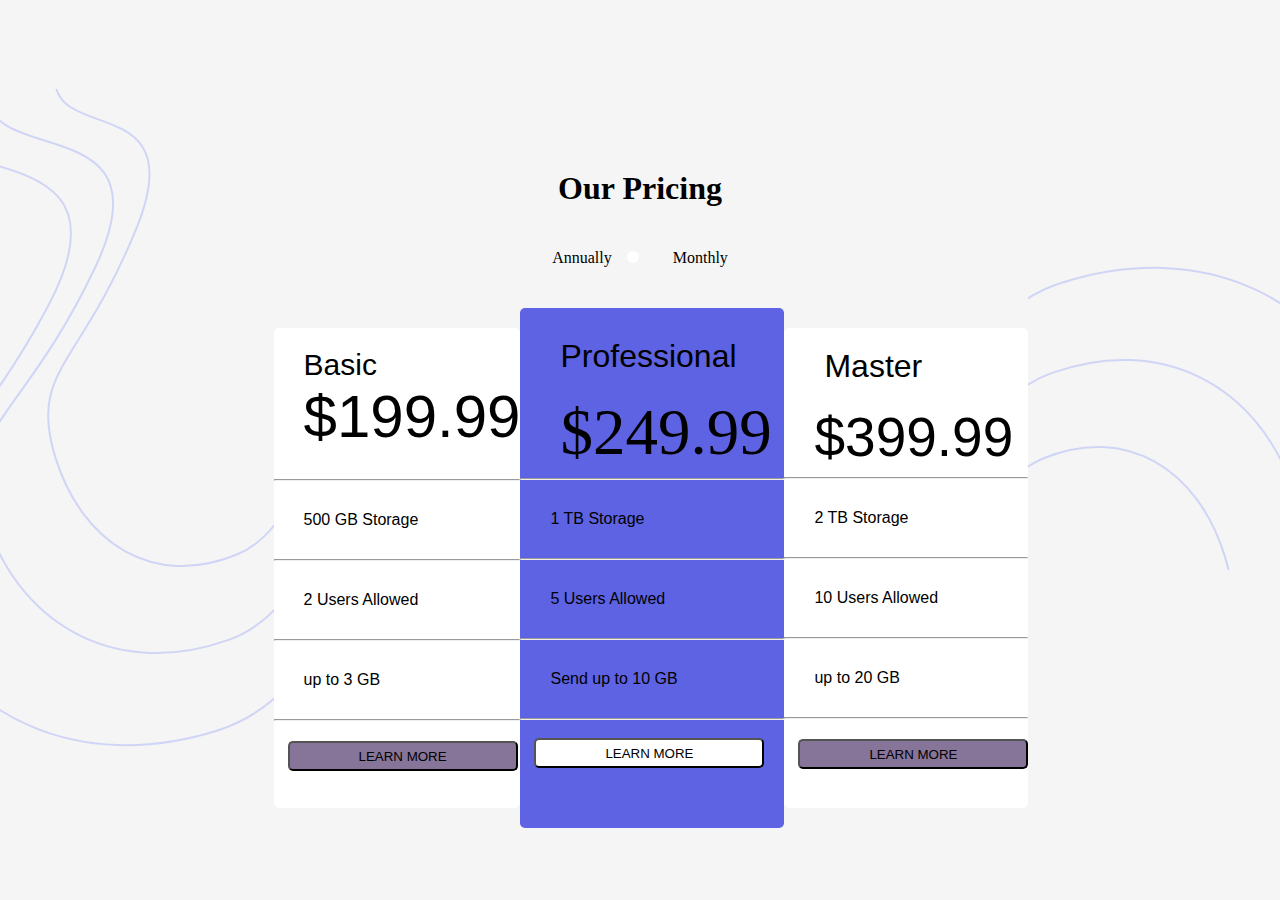
<file: Pricing/index.html>
<!DOCTYPE html>
<html lang="en">
<head>
  <link rel="stylesheet" href="index.css">
  <meta charset="UTF-8">
  <meta name="viewport" content="width=device-width, initial-scale=1.0"> <!-- displays site properly based on user's device -->

  <link rel="icon" type="image/png" sizes="32x32" href="./images/favicon-32x32.png">
  
  <title>Frontend Mentor | [Challenge Name Here]</title>

  <!-- Feel free to remove these styles or customise in your own stylesheet 👍 -->
  <style>
    .attribution { font-size: 11px; text-align: center; }
    .attribution a { color: hsl(228, 45%, 44%); }
    
 
  </style>
</head>
<body>
    


  <img src="images/bg-top.svg">
    <h1>Our Pricing</h1>
    <div class="Annually">
 
  <label class="toogle-switch">
    Annually
    
    <input type ="checkbox" class="checkbox">
    <span class="slider"></span>
    
  </label>
  <label>Monthly</label>
    
</div>

<div class="row">
  <!-- <div class=" basic"> -->
  <div class="basic">Basic
   <div class="dollar1"> &dollar;199.99</div>
  </div>
<!-- &dollar;19.99 -->
 <hr class="solid">
   <div class="Storage">500 GB Storage</div>
   <hr class="solid">
   <div class="Users">2 Users Allowed</div> 
   <hr class="solid">
    <div class="up-to">up to 3 GB</div> 
    <!-- <div class="btn"> -->
      <hr class="solid">
      <button type="button" name="Learn More">LEARN MORE</button>
    </div>


<div class="container">
  <div class="proffesional"> Professional</div>
 
 <div class="do"> &dollar;249.99</div>
 <hr class="solid">
<div class="TB">1 TB Storage</div>
<hr class="solid">
 <div class="Allowed">5 Users Allowed</div>
 <hr class="solid"> 
 <div class="Send">Send up to 10 GB</div> 
  <!-- <div class="btn" > -->
    <hr class="solid">
    
    <button type="button" class="btn" name="Learn More">LEARN MORE</button>
  </div>
  

</div>
<div class="Operator">
   <div class="master">Master</div>
   
  <div class="dll">&dollar;399.99</div>
  <hr class="solid">
 <div class="m-storage">2 TB Storage</div>
 <hr class="solid">
 <div class="m-users"> 10 Users Allowed</div>
 <hr class="solid">
  <div class="m-GB"> up to 20 GB</div>
  <hr class="solid">
 <!-- <div class="btn"> -->
  <button type="button" name="Learn More">LEARN MORE</button>
</div>
 </div> 
</div>
</div>  
<img src="images/bg-bottom.svg"
 
</body>
</html>
</file>
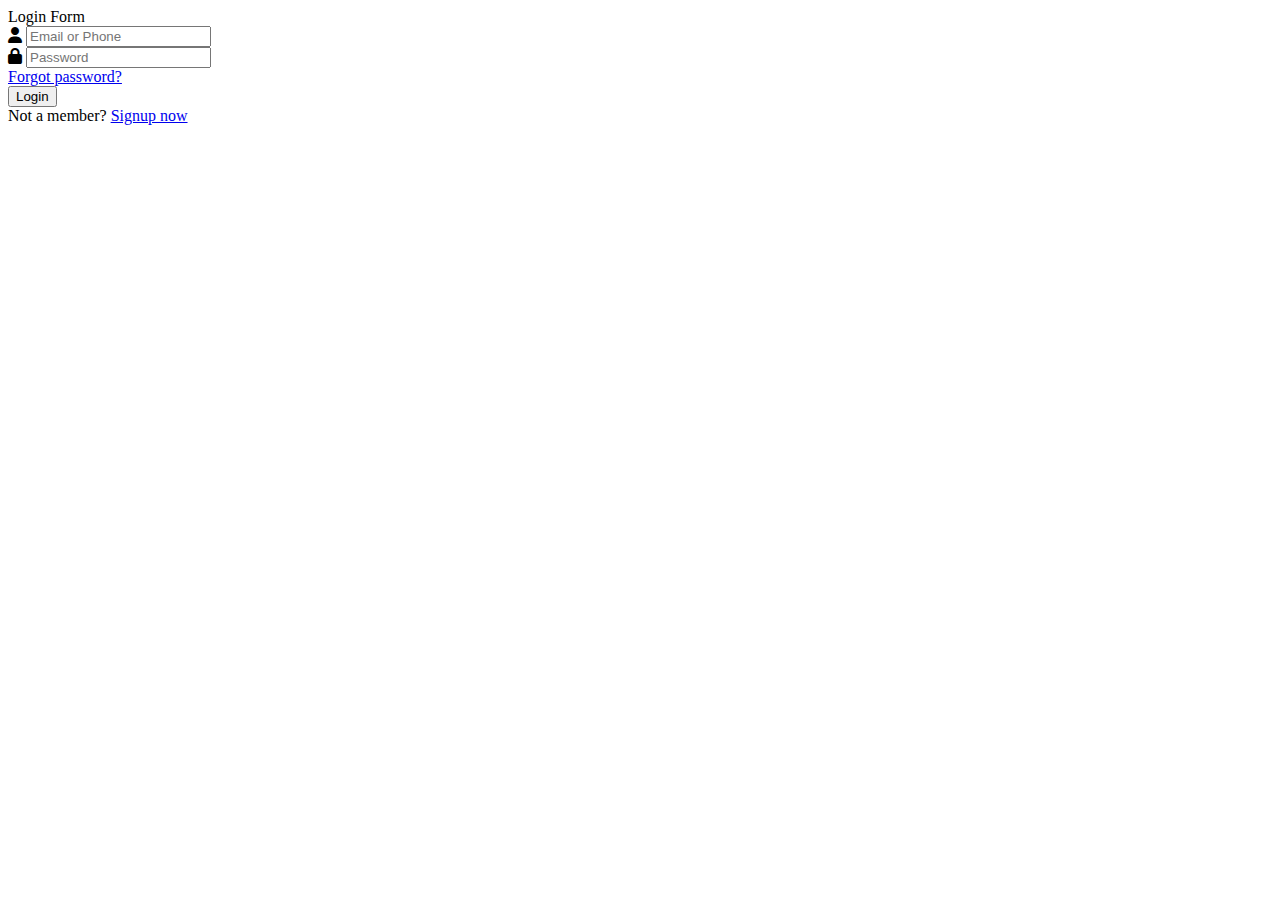
<file: templates/index.html>
<!DOCTYPE html>
<html lang="en">
<head>
  <meta charset="utf-8" />
  <meta name="viewport" content="width=device-width, initial-scale=1.0" />
  <title>Responsive Login Form HTML CSS | CodingNepal</title>
  <link rel="stylesheet" href="style.css" />
  <!-- Font Awesome CDN link for icons -->
  <link rel="stylesheet" href="https://cdnjs.cloudflare.com/ajax/libs/font-awesome/6.6.0/css/all.min.css" />
</head>
<body>
  <div class="wrapper">
    <div class="title"><span>Login Form</span></div>
    <form action="#">
      <div class="row">
        <i class="fas fa-user"></i>
        <input type="text" placeholder="Email or Phone" required />
      </div>
      <div class="row">
        <i class="fas fa-lock"></i>
        <input type="password" placeholder="Password" required />
      </div>
      <div class="pass"><a href="#">Forgot password?</a></div>
      <div class="row button">
        <input type="submit" value="Login" />
      </div>
      <div class="signup-link">Not a member? <a href="#">Signup now</a></div>
    </form>
  </div>
</body>
</html>
</file>
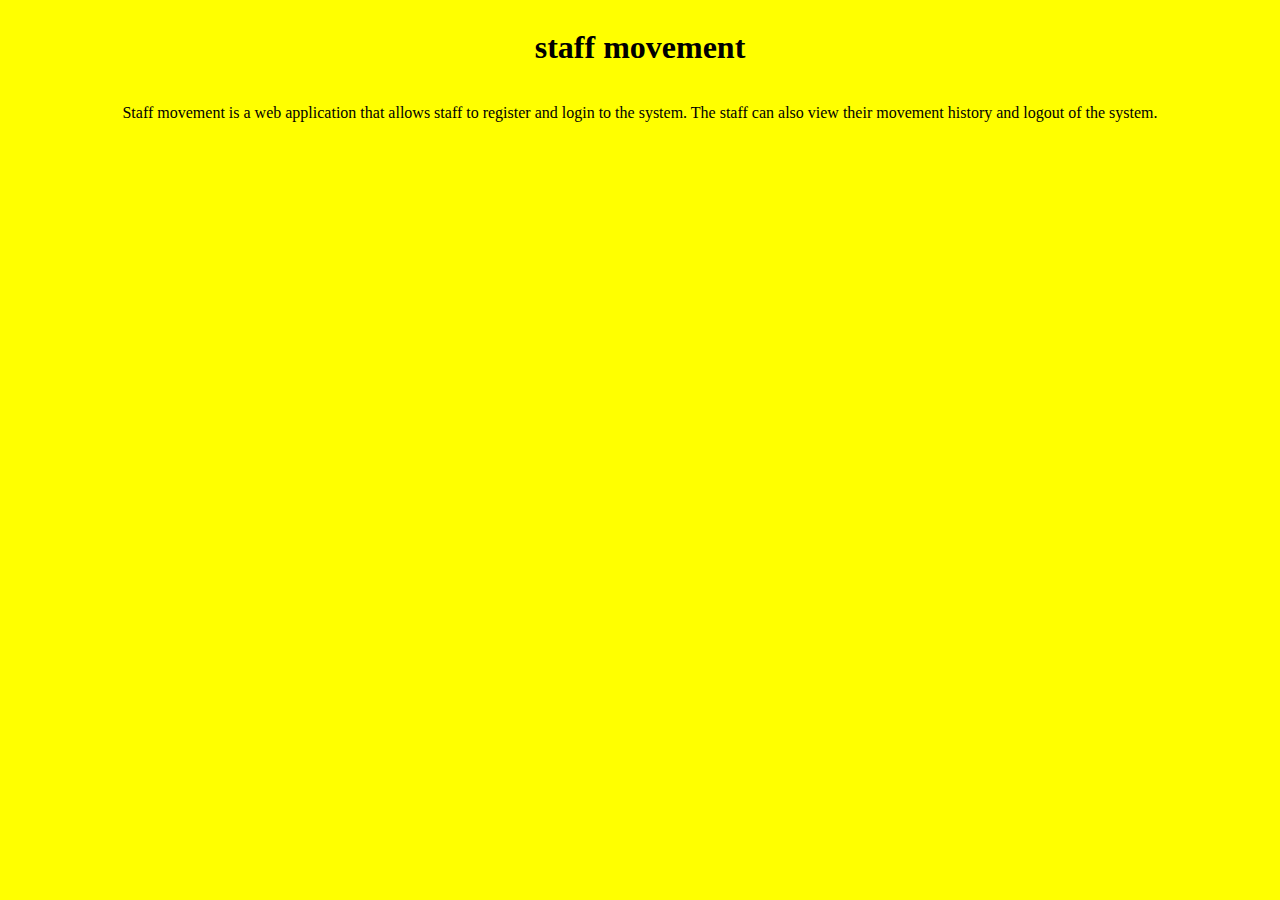
<file: templates/home.html>
<!doctype html>
<html>
    <head>
        <title>Staff movement</title>
        <style>
            body{
                display:flex;
                font-family: times new roman, sans-serif;
                background-color: yellow;
                text-align: center;
                justify-content: center;
                flex-direction: column;

            }
        </style>
    </head>
    <body>
        <h1>staff movement</h1>
        <p>
            Staff movement is a web application that allows staff to register and login to the system.
             The staff can also view their movement history and logout of the system.
        </p>
      
               
    </body>
    </html>
</file>
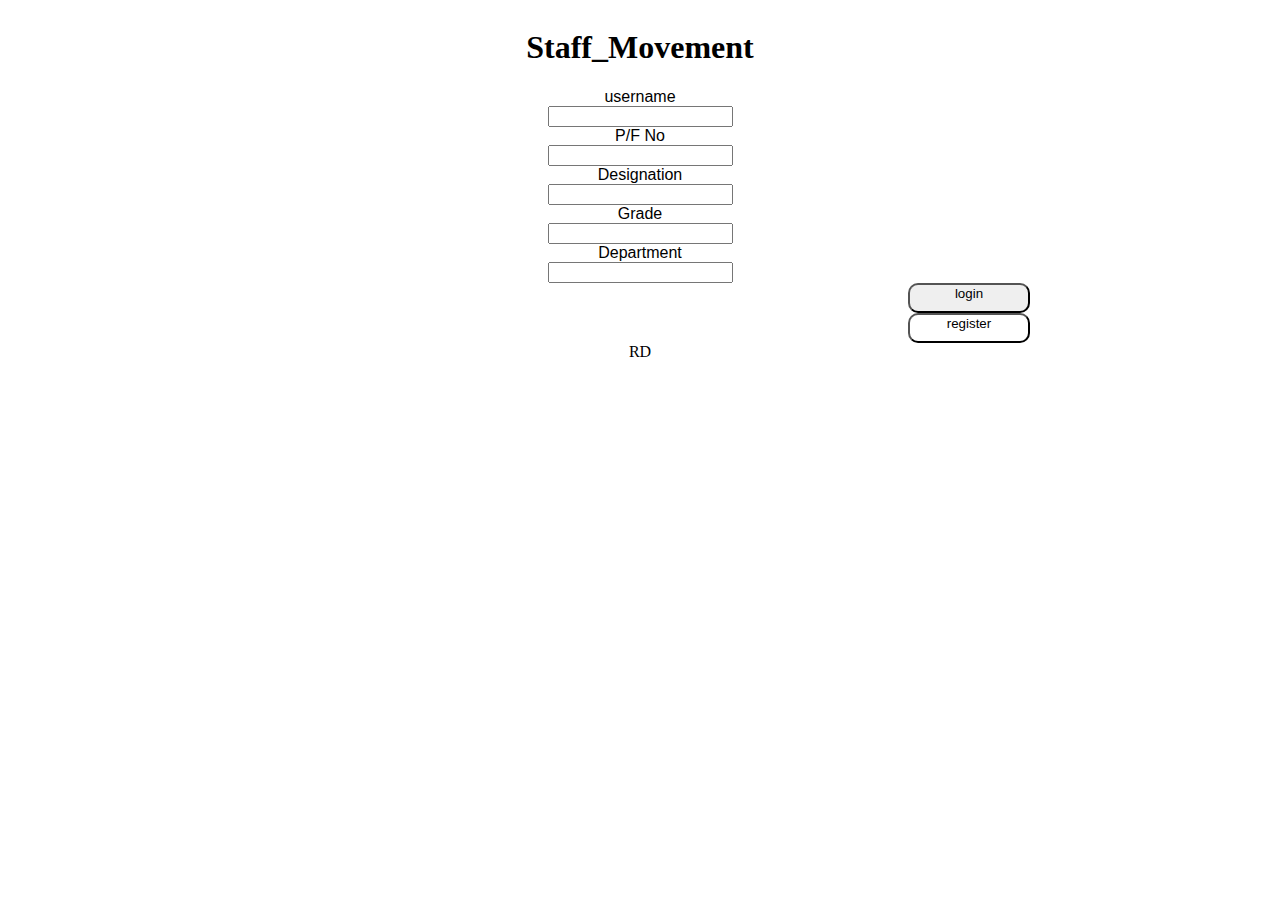
<file: templates/label.html>
<!doctype html>
<html>
<head>
   
   
    <style>
        body{
            background-color:white;
            display:flex;
            text-align:center;
            justify-content:center;
            flex-direction: column;  
        }
            li{
                display: inline;
    justify-content: center;
    list-style: none;
    text-align:center;
    margin-top: 10px;
    padding-bottom: 5px;
    font-size: 20px;
    font-style: times new roman;
    font: 1em sans-serif; 
    
            }
            .login{
                display: flex;
    align-content: center;
    background-color: >white;  
    justify-content: center;  
    border-radius: 10px;
    width: 122px;
    height: 30px;
    margin-left:900px;
    padding-bottom:10px;
    gap:10px;
    
            }
            .register{
                display: flex;
    align-content: center;
    background-color:white;  
    justify-content: center;  
    border-radius: 10px;
    width: 122px;
    height: 30px;
    margin-left:900px;
    
            }

    </style>
</head>
<body>
    <h1>Staff_Movement</h1>

<div>
    <li>
    <form>
        <label for="Name">username</label><br>
        <input type="text" id="Name"  name="Name"><br>
        <label for="P/F No">P/F No </label><br>
        <input type="number"   id="P/F No"     name="P/F No"><br>
        <label for="Designation">Designation</label><br>
        <input type="text" id="Designation" name="Designation"><br>
        <label  for="Grade">Grade</label><br>
        <input type="text"  id="Grade"   name="Grade"><br>
        <label for="Department">Department</label><br>
        <input type="text"   id="Department" name="Department"><br>
        
    </li>
    </form>
</div>
        <div>
<button class="login">login</button>
<button class="register">register</button>
        </div>
</body>
</html>RD
</file>
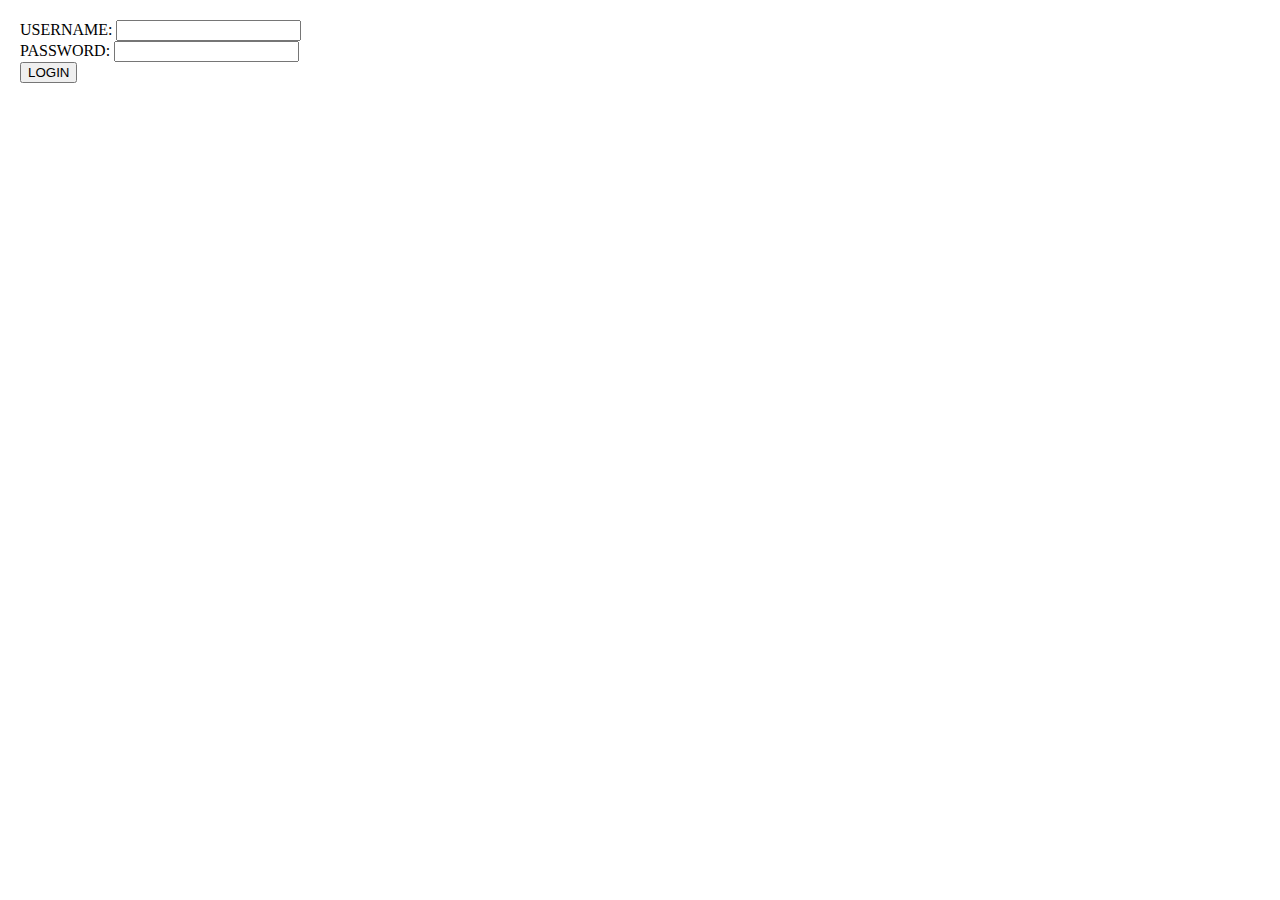
<file: templates/login.html>
<!doctype html>
<html>
    <head>
        <style>
            body{
              padding:10px;
              margin:10px;
              display:flex;

            }
            .btn{
                display:flex;
                border-radius: 10px;
                float:left;
                width: 122px;
                height:30px;
               
                       gap:20px;
               margin-right:600px;
                margin-top:100px;
                



                
                
                justify-content: center;
            }
            .cancel{
                display:flex;
                border-radius: 10px;
                border:1px solid blue;
                width: 122px;
                height:30px;
               
                margin-left:700px;
                
         

                
                justify-content: center;
            }
           
               
               
                
              
            
    
        </style>
    </head>
         <body>
           
            <form>
                USERNAME:
                <input type="text"  id=username name="username"><br>
                PASSWORD:
                <input type="password" id="password" name="password"><br>
             

                <button type="button" onclick="myfunction()">LOGIN</button>

                
            </form>

            <script  src="movement.html">
            </script>

            
        </body>
    </head>
       
        
</html>
</file>
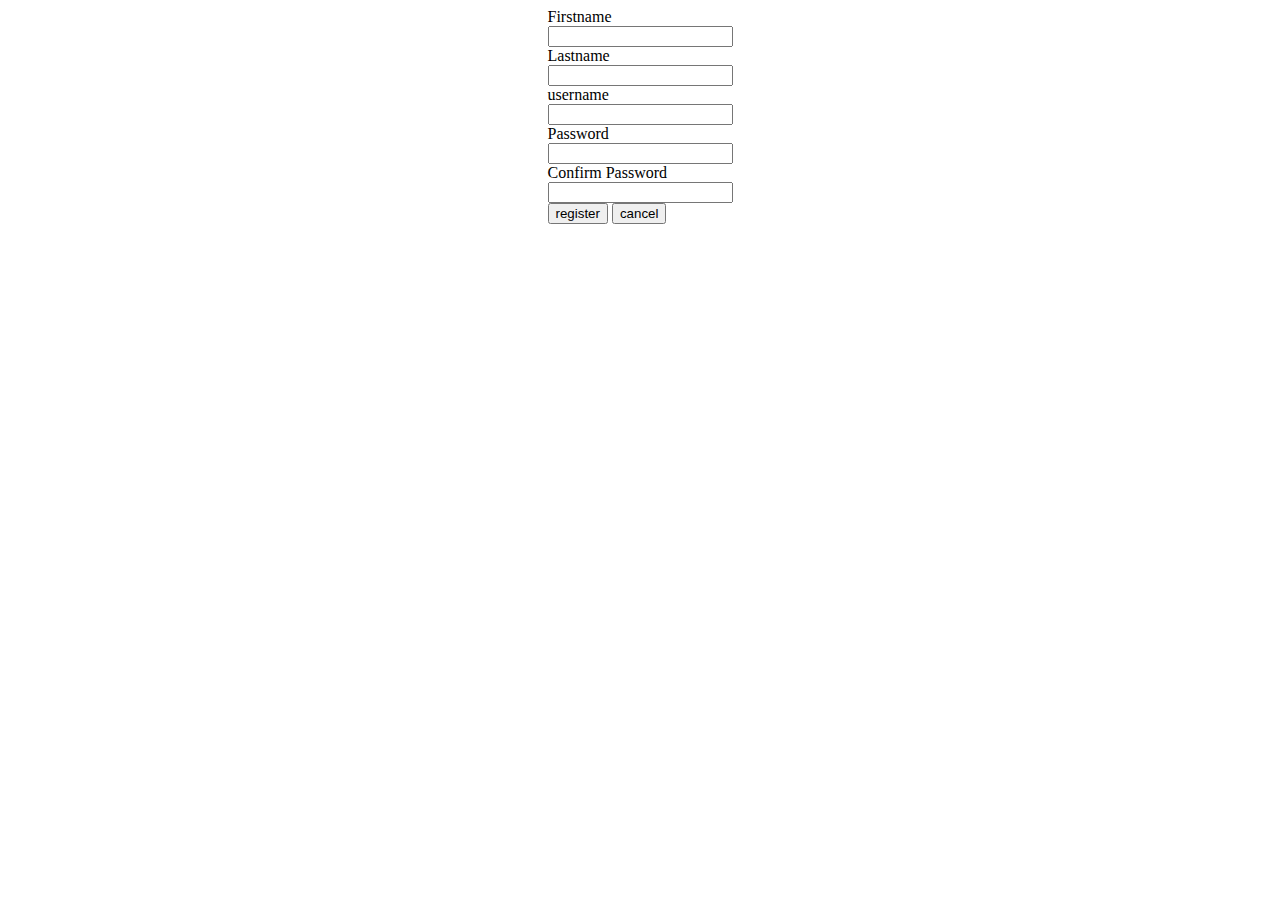
<file: templates/register.html>
<!doctype html>
<html>
    <head>
        <style>
            body{
                display :flex;
                justify-content:center;
                align-items:center;
                background:#fff;

            }
        </style>
    </head>

    <body>
        <form>
            <label for ="Firstname">Firstname</label><br>
            <input type ="text" id=Firstname name="Firstname"><br>
            <label for ="lastname" >Lastname</label><br>
            <input type="text" id="lastname" name="Lastname"><br>
            <label for= "username">username</label><br>
            <input type = "text" id=username name="username"><br>
            <label for ="password">Password</label><br>
            <input type="password" id="password"  name="Password"><br>
            <label for ="password" >Confirm Password</label><br>
           <input type="password" id="password" name="Confirm Password"><br>


       
            <button class="btn">register</button>
            <button class="cancel">cancel</button>
        </form>
    </body>
    </html>
</file>
<file: Pricing/index.css>
body{
    display:flex;
     justify-content: center;
     align-items: center;
     background-color: whitesmoke;
}

h1{
    display: flex;
    flex-direction: initial;
    position: absolute;
    margin-bottom: 480px;
}
.Annually{
display: flex;
flex-direction: initial;
position: absolute;
margin-bottom: 320px;
gap:50px;
}
.toggle-switch {
    display:inline-block;
    position: relative;
    width: 60px;
    
    height:30px;
    color:blueviolet;
}
.checkbox {
    opacity: 0; 
    width: 0;
    height: 0; 
    /* display: none; */
}


.slider{
     
    position: absolute;
    cursor:pointer;
    border-radius: 24px;
    width: 30%;
    height: 100%;
    
}
input:checked + .slider {
    background-color: #2196F3;
  }
  input:focus + .slider {
    box-shadow: 0 0 1px #2196F3;
  }

 input:checked + .slider:before {
    -webkit-transform: translateX(26px);
    -ms-transform: translateX(26px);
    transform: translateX(26px);
  }
  .slider.round {
    border-radius: 34px;

  }
  
.slider:before {
  position: absolute;
  content: "";
  height: 12px;
  border-radius: 12px;
  width: 12px;
  left: 4px;
  bottom: 4px;
  
  background-color: white;
  -webkit-transition: .4s;
  transition: .4s;
}
.switch {
    position: relative;
    display: inline-block;
    width: 60px;
    height: 34px;
  }
  
  .switch input { 
    opacity: 0;
    width: 0;
    height: 0;
  }
  .slider.round:before {
    border-radius: 50%;
  }
.row{
    display: block;
    border-radius: 5px;
    background-color: white;
    margin-top: 300px;
    width:300px;
    height: 480px;
}
.basic{
  font-family: sans-serif;
  font-size :30px;
  
  padding-bottom: 20px;
  padding-left:30px;
  padding-top: 20px;
}
.dollar1{
font-size:60px;
font-weight: lighter;
}
.Storage{
  font-size: 20px;
  margin:30px;
  font: 1em sans-serif;
    
}
.Users{
    font-size: 20px;
    margin:30px;
    font: 1em sans-serif;
}
.up-to{
    font-size: 20px;
    margin:30px;
    font: 1em sans-serif;

}

button{
    background-color:rgb(135, 116, 153);
    border-radius: 5px;
    width:230px;
    height: 30px;
    /* margin:50px; */
    margin-top: 12px;
    margin-left: 14px;
}
.container{
    display: block;
    background-color: #5d63e2;
    border-radius: 5px;
    background-color:;
    margin-top: 300px;
    width:300px;
    height: 520px;
}
.proffesional{
    font-family: sans-serif;
    font-size :200%;
    padding-bottom: 20px;
    padding-left: 40px;
    margin-top: 30px;
  
  
}
hr.solid{
    hr.solid {
        border-top: 3px solid #bbb;
        padding: 3px;

      }
}
.do{
   font-size: 65px; 
   padding-left:40px;
   font-weight: lighter;
   
}
.TB{
    font-size: 20px;
  margin:30px;
  font: 1em sans-serif; 
}
.Allowed{
    font-size: 20px;
    margin:30px;
    font: 1em sans-serif;
}
.Send{
    font-size: 20px;
    margin:30px;
    font: 1em sans-serif;
}
.btn{
    background-color: white;
    margin-top: 10px;
    margin-right: 20px;
    margin-bottom: 20px;
}
.Operator{
    display: block;
    border-radius: 5px;
    background-color: white;
    margin-top: 300px;
    width:300px;
    height: 480px;
}
.master{
    font-family: sans-serif;
    font-size :200%;
    padding-bottom: 20px;
    padding-left: 40px;
    margin-top: 20px;
   
}
.dll{
    font-size: 55px;
    padding-left: 30px;
    font-family:sans-serif;
}

.m-storage{
    font-size: 20px;
    margin:30px;
    font: 1em sans-serif; 
}

.m-users{
    font-size: 20px;
    margin:30px;
    font: 1em sans-serif; 
}
.m-GB{
    font-size: 20px;
    margin:30px;
    font: 1em sans-serif; 
}
.attribution{
    margin-top: 990px;
}
</file>
<file: templates/style.css>
.overlay {
    position: fixed;
    top: 0;
    left: 0;
    width: 100%;
    height: 100%;
    background-color: rgba(0,0,0,0.7);
    z-index: 1;
}
.form-container {
    position: relative;
    z-index: 2;
}

.left-border::after {
    content: '';
    position: absolute;
    left: 0;
    top: 0;
    height: 100%;
    width: 4px;
    background-color: #198754; /* Bootstrap success color */
}

.form-field {
  background-color: #f8f9fa; /* Slightly darker background */
    border: 1px solid #dee2e6; /* Bootstrap border color */
    border-radius: 0.375rem; /* 6px */
    padding: 1rem; /* 16px */
    margin-bottom: 1rem;
    box-shadow: 0 4px 8px rgba(0, 0, 0, 0.3); /* Dark shadow */
    position: relative;
}
.form-field input:focus,
.form-field select:focus,
.form-field textarea:focus {
  border-color: #198754 !important;
  box-shadow: 0 0 0 0.25rem rgba(25, 135, 84, 0.5) !important;
}
.form-title {
  background-color: #198754; /* Bootstrap success color */
    padding: 1rem;
    border-radius: 0.375rem 0.375rem 0 0;
    text-align: center;
    color: #ffffff;
    font-size: 1.25rem;
    font-weight: bold;
}

.required-star {
  color: #dc3545; /* Bootstrap danger color */
    margin-left: 0.25rem;
}

.form-check-input {
    accent-color: #212529; /* a very dark gray (almost black) */
  }

  .form-field .form-control {
    border-color: #b3b5b7 !important;
  }
</file>
